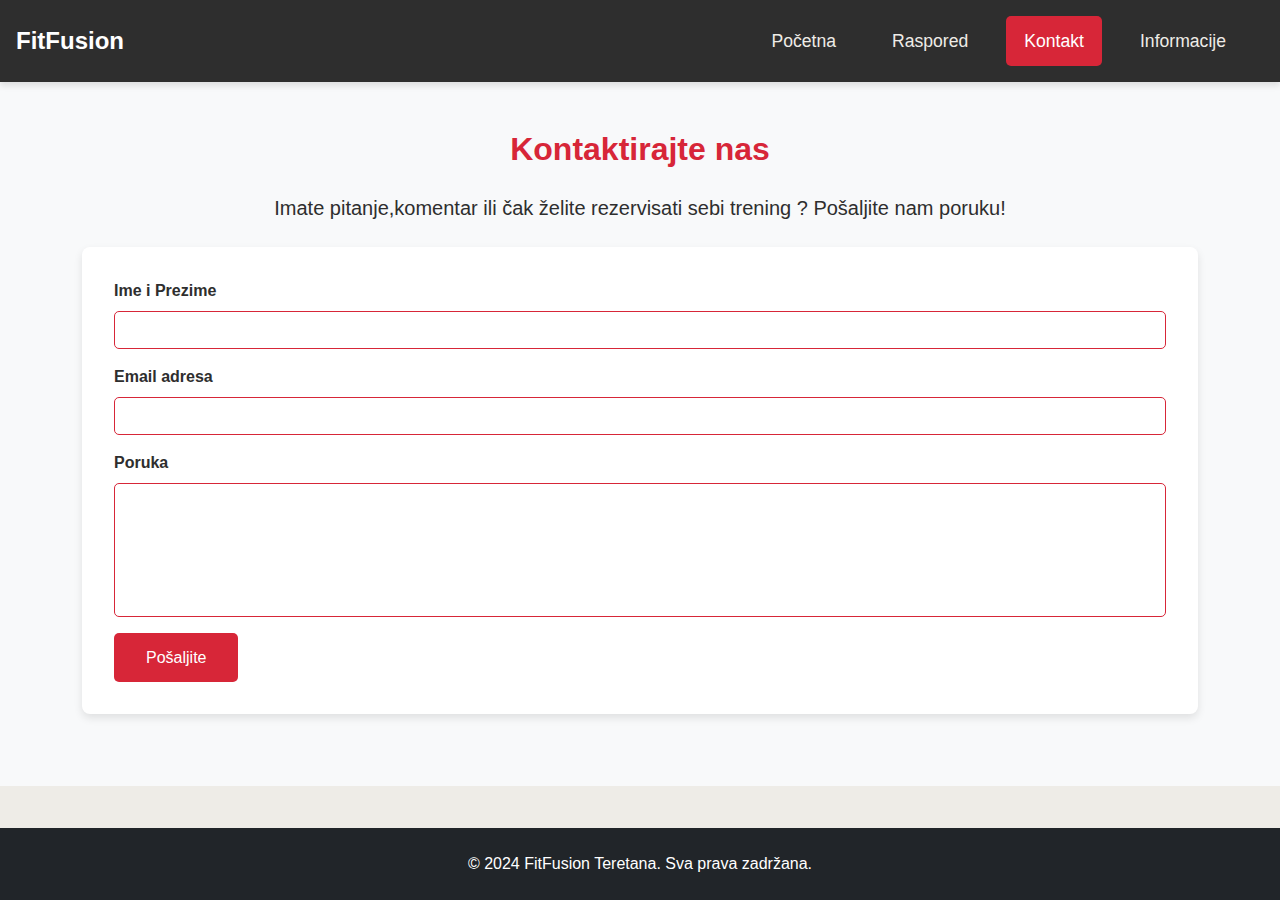
<file: contact.html>
<!DOCTYPE html>
<html lang="en">
<head>
  <meta charset="UTF-8">
  <meta name="viewport" content="width=device-width, initial-scale=1.0">
  <title>Kontakt - FitFusion</title>
  <link href="https://cdn.jsdelivr.net/npm/bootstrap@5.3.0-alpha1/dist/css/bootstrap.min.css" rel="stylesheet">
  <link rel="stylesheet" href="style.css">
</head>
<body>

  <nav class="navbar navbar-expand-lg custom-navbar p-3">
    <div class="container-fluid">
      <a class="navbar-brand text-white" href="#">FitFusion</a>
      <button class="navbar-toggler" type="button" data-bs-toggle="collapse" data-bs-target="#navbarNav" aria-controls="navbarNav" aria-expanded="false" aria-label="Toggle navigation">
        <span class="navbar-toggler-icon"></span>
      </button>
      <div class="collapse navbar-collapse" id="navbarNav">
        <ul class="navbar-nav ms-auto">
          <li class="nav-item">
            <a class="nav-link" href="index.html">Početna</a>
          </li>
          <li class="nav-item">
            <a class="nav-link" href="raspored.html">Raspored</a>
          </li>
          <li class="nav-item">
            <a class="nav-link active" aria-current="page" href="contact.html">Kontakt</a>
          </li>
          <li class="nav-item">
             <a class="nav-link" href="informacije.html">Informacije</a>
          </li>
        </ul>
      </div>
    </div>
  </nav>

  <section id="kontakt" class="py-5 bg-light">
    <div class="container">
      <h2 class="text-center mb-4"><b>Kontaktirajte nas</b></h2>
      <p class="text-center lead mb-4">Imate pitanje,komentar ili čak želite rezervisati sebi trening ? Pošaljite nam poruku!</p>

      <form id="contact-form">
        <div class="mb-3">
          <label for="name" class="form-label">Ime i Prezime</label>
          <input type="text" class="form-control" id="name" required>
        </div>
        <div class="mb-3">
          <label for="email" class="form-label">Email adresa</label>
          <input type="email" class="form-control" id="email" required>
        </div>
        <div class="mb-3">
          <label for="message" class="form-label">Poruka</label>
          <textarea class="form-control" id="message" rows="5" required></textarea>
        </div>
        <button type="submit" class="btn btn-primary">Pošaljite</button>
      </form>

      <div id="form-feedback" class="mt-4 text-center"></div>
    </div>
  </section>

  <footer style="position: fixed; left: 0; width: 100%; bottom: 0;  " class="bg-dark text-white text-center py-4">
    <p>&copy; 2024 FitFusion Teretana. Sva prava zadržana.</p>
  </footer>

  <script src="script.js"></script>
  <script src="https://cdn.jsdelivr.net/npm/bootstrap@5.3.0-alpha1/dist/js/bootstrap.bundle.min.js"></script>
</body>
</html>
</file>
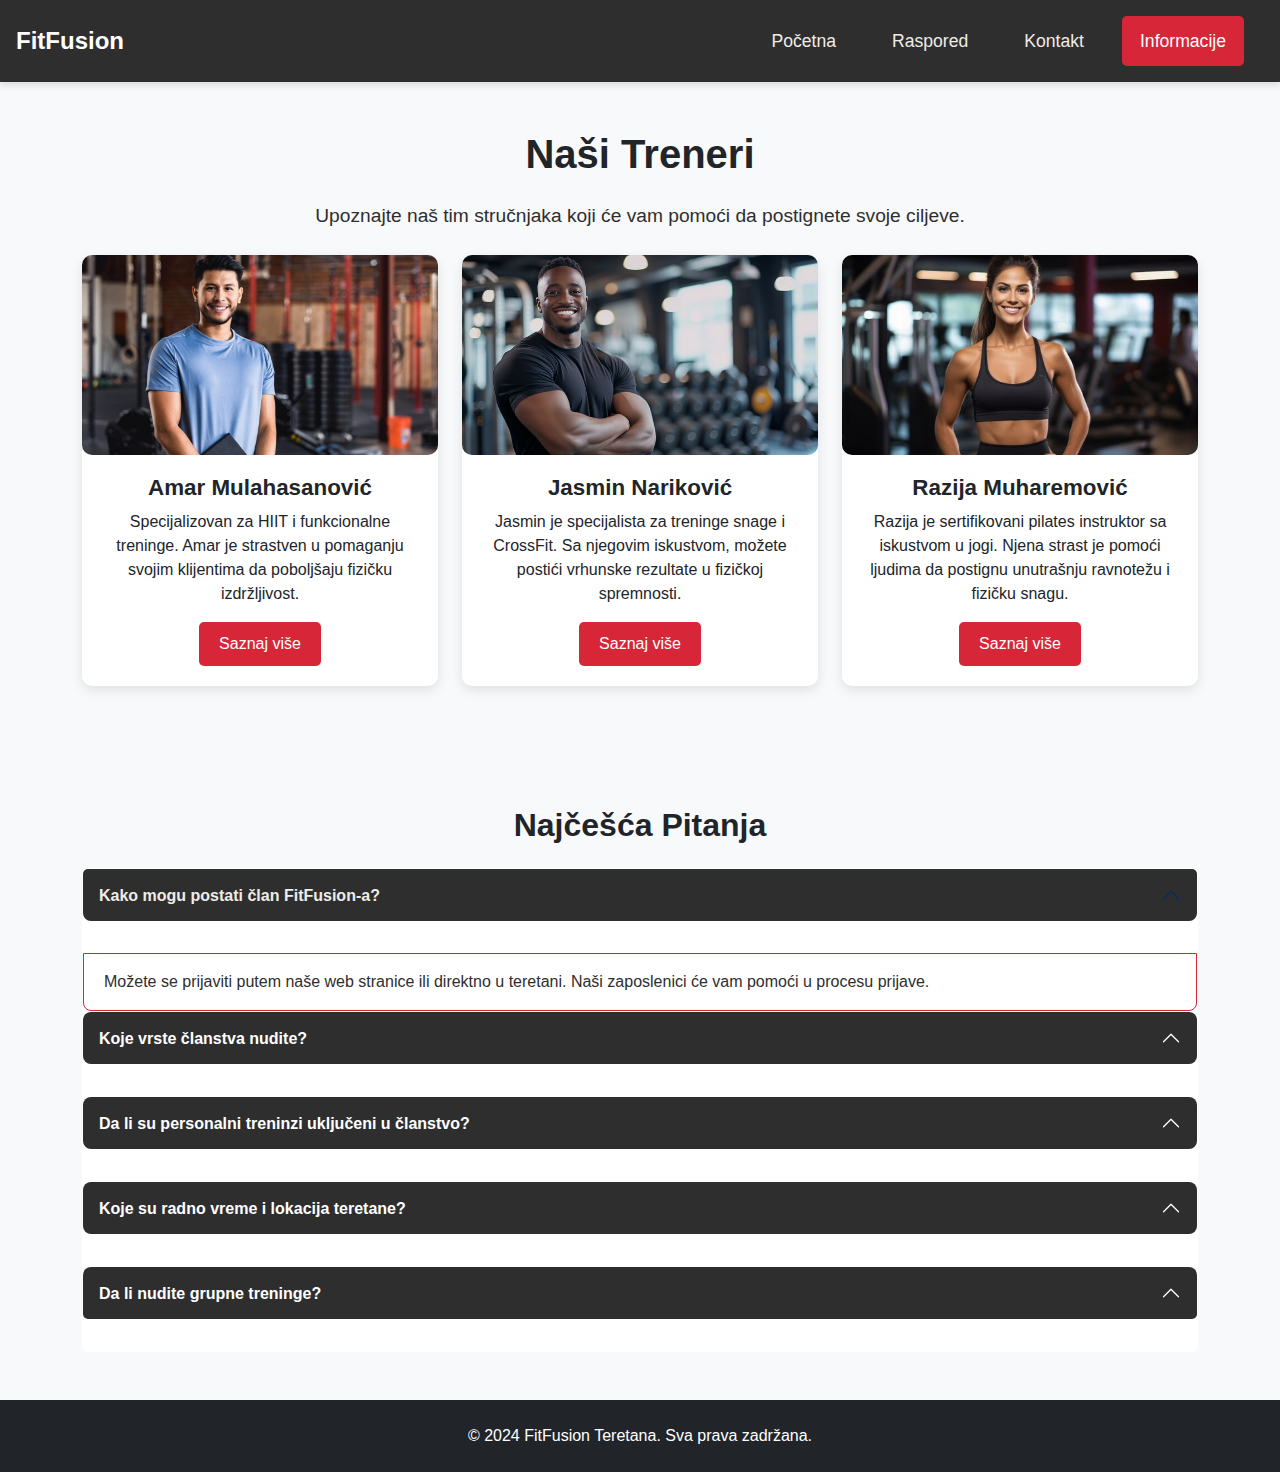
<file: informacije.html>
<!DOCTYPE html>
<html lang="en">
<head>
  <meta charset="UTF-8">
  <meta name="viewport" content="width=device-width, initial-scale=1.0">
  <title>FitFusion - Teretana</title>
  <link href="https://cdn.jsdelivr.net/npm/bootstrap@5.3.0-alpha1/dist/css/bootstrap.min.css" rel="stylesheet">
  <link rel="stylesheet" href="style.css">
</head>
<body>

  <nav class="navbar navbar-expand-lg custom-navbar p-3">
    <div class="container-fluid">
      <a class="navbar-brand text-white" href="#">FitFusion</a>
      <button class="navbar-toggler" type="button" data-bs-toggle="collapse" data-bs-target="#navbarNav" aria-controls="navbarNav" aria-expanded="false" aria-label="Toggle navigation">
        <span class="navbar-toggler-icon"></span>
      </button>
      <div class="collapse navbar-collapse" id="navbarNav">
        <ul class="navbar-nav ms-auto">
          <li class="nav-item">
            <a class="nav-link" href="index.html">Početna</a>
          </li>
          <li class="nav-item">
            <a class="nav-link" href="raspored.html">Raspored</a>
          </li>
          <li class="nav-item">
            <a class="nav-link" href="contact.html">Kontakt</a>
          </li>
          <li class="nav-item">
            <a class="nav-link active" aria-current="page" href="informacije.html">Informacije</a>
          </li>
        </ul>
      </div>
    </div>
  </nav>
  
  <section id="treneri" class="bg-light py-5">
    <div class="container">
      <h2 class="text-center text-dark mb-4">Naši Treneri</h2>
      <p class="text-center lead mb-4">Upoznajte naš tim stručnjaka koji će vam pomoći da postignete svoje ciljeve.</p>
  
      <div class="row">
        <div class="col-md-4 mb-4">
          <div class="card">
            <img src="slike/trener11.jpg" class="card-img-top" alt="Trener 1">
            <div class="card-body">
              <h5 class="card-title text-dark">Amar Mulahasanović</h5>
              <p class="card-text text-dark">Specijalizovan za HIIT i funkcionalne treninge. Amar je strastven u pomaganju svojim klijentima da poboljšaju fizičku izdržljivost.</p>
              <a href="javascript:void(0);" class="btn btn-primary" onclick="showTrenerInfo('Amar')">Saznaj više</a>
            </div>
          </div>
        </div>
  
        <div class="col-md-4 mb-4">
          <div class="card">
            <img src="slike/trener2.jpg" class="card-img-top" alt="Trener 2">
            <div class="card-body">
              <h5 class="card-title text-dark">Jasmin Nariković</h5>
              <p class="card-text text-dark">Jasmin je specijalista za treninge snage i CrossFit. Sa njegovim iskustvom, možete postići vrhunske rezultate u fizičkoj spremnosti.</p>
              <a href="javascript:void(0);" class="btn btn-primary" onclick="showTrenerInfo('Jasmin')">Saznaj više</a>
            </div>
          </div>
        </div>
  
        <div class="col-md-4 mb-4">
          <div class="card">
            <img src="slike/trener3.jpg" class="card-img-top" alt="Trener 3">
            <div class="card-body">
              <h5 class="card-title text-dark">Razija Muharemović</h5>
              <p class="card-text text-dark">Razija je sertifikovani pilates instruktor sa iskustvom u jogi. Njena strast je pomoći ljudima da postignu unutrašnju ravnotežu i fizičku snagu.</p>
              <a href="javascript:void(0);" class="btn btn-primary" onclick="showTrenerInfo('Razija')">Saznaj više</a>
            </div>
          </div>
        </div>
      </div>
    </div>
  </section>
  
  <div class="modal" id="trenerModal" style="display:none;">
    <div class="modal-content">
      <div class="modal-header">
        <h5 class="modal-title">Detalji Trenera</h5>
        <button class="close-modal" id="close-btn">Zatvori</button>
      </div>
      <div class="modal-body" id="trener-info"></div>
    </div>
  </div>
  <section id="faq" class="bg-light py-5">
    <div class="container">
      <h2 class="text-center text-dark mb-4"><b>Najčešća Pitanja</b></h2>
      <div class="accordion" id="faqAccordion">
        <div class="accordion-item">
          <h2 class="accordion-header" id="headingOne">
            <button class="accordion-button" type="button" data-bs-toggle="collapse" data-bs-target="#collapseOne" aria-expanded="true" aria-controls="collapseOne">
              Kako mogu postati član FitFusion-a?
            </button>
          </h2>
          <div id="collapseOne" class="accordion-collapse collapse show" aria-labelledby="headingOne" data-bs-parent="#faqAccordion">
            <div class="accordion-body">
              Možete se prijaviti putem naše web stranice ili direktno u teretani. Naši zaposlenici će vam pomoći u procesu prijave.
            </div>
          </div>
        </div>
        <div class="accordion-item">
          <h2 class="accordion-header" id="headingTwo">
            <button class="accordion-button collapsed" type="button" data-bs-toggle="collapse" data-bs-target="#collapseTwo" aria-expanded="false" aria-controls="collapseTwo">
              Koje vrste članstva nudite?
            </button>
          </h2>
          <div id="collapseTwo" class="accordion-collapse collapse" aria-labelledby="headingTwo" data-bs-parent="#faqAccordion">
            <div class="accordion-body">
              Nudimo mjesečno, tromjesečno i godišnje članstvo, sa dodatnim popustima za studente i penzionere.
            </div>
          </div>
        </div>
        <div class="accordion-item">
          <h2 class="accordion-header" id="headingThree">
            <button class="accordion-button collapsed" type="button" data-bs-toggle="collapse" data-bs-target="#collapseThree" aria-expanded="false" aria-controls="collapseThree">
              Da li su personalni treninzi uključeni u članstvo?
            </button>
          </h2>
          <div id="collapseThree" class="accordion-collapse collapse" aria-labelledby="headingThree" data-bs-parent="#faqAccordion">
            <div class="accordion-body">
              Personalni treninzi nisu uključeni u osnovno članstvo, ali ih možete ugovoriti po posebnim cijenama.
            </div>
          </div>
        </div>
        <div class="accordion-item">
          <h2 class="accordion-header" id="headingFour">
            <button class="accordion-button collapsed" type="button" data-bs-toggle="collapse" data-bs-target="#collapseFour" aria-expanded="false" aria-controls="collapseFour">
              Koje su radno vreme i lokacija teretane?
            </button>
          </h2>
          <div id="collapseFour" class="accordion-collapse collapse" aria-labelledby="headingFour" data-bs-parent="#faqAccordion">
            <div class="accordion-body">
              Teretana je otvorena svakog dana od 6:00 do 22:00. Nalazimo se na adresi: Ulica Fisica Ahmeda, 11, Sarajevo.
            </div>
          </div>
        </div>
        <div class="accordion-item">
          <h2 class="accordion-header" id="headingFive">
            <button class="accordion-button collapsed" type="button" data-bs-toggle="collapse" data-bs-target="#collapseFive" aria-expanded="false" aria-controls="collapseFive">
              Da li nudite grupne treninge?
            </button>
          </h2>
          <div id="collapseFive" class="accordion-collapse collapse" aria-labelledby="headingFive" data-bs-parent="#faqAccordion">
            <div class="accordion-body">
              Da, nudimo različite grupne treninge poput joge, pilatesa, kardio programa i HIIT-a,pogledajte naš Raspored.
            </div>
          </div>
        </div>
      </div>
    </div>
  </section>

  <footer class="bg-dark text-white text-center py-4">
    <p>&copy; 2024 FitFusion Teretana. Sva prava zadržana.</p>
  </footer>

  <script>
    document.addEventListener("DOMContentLoaded", function() {

        function showTrenerInfo(trenerName) {
            const trenerInfoDiv = document.getElementById("trener-info");
            const modal = document.getElementById('trenerModal');
            let details = "";

            switch (trenerName) {
                case "Amar":
                    details = `
                        <h3>Amar Mulahasanović</h3>
                        <ul>
                            <li>Specijalizacija: HIIT i funkcionalni treninzi</li>
                            <li>Iskustvo: 5 godina rada u fitness industriji</li>
                            <li>Opis: Amar je strastven u pomaganju ljudima da poboljšaju svoju fizičku izdržljivost kroz visoko intenzivne treninge.</li>
                        </ul>
                    `;
                    break;
                case "Jasmin":
                    details = `
                        <h3>Jasmin Nariković</h3>
                        <ul>
                            <li>Specijalizacija: Snaga i CrossFit</li>
                            <li>Iskustvo: 6 godina rada u treniranju snage</li>
                            <li>Opis: Jasmin je ekspert u CrossFit treningu, pomažući klijentima da postignu vrhunske rezultate u snazi i kondiciji.</li>
                        </ul>
                    `;
                    break;
                case "Razija":
                    details = `
                        <h3>Razija Muharemović</h3>
                        <ul>
                            <li>Specijalizacija: Pilates i joga</li>
                            <li>Iskustvo: 4 godine kao instruktorka joge i pilatesa</li>
                            <li>Opis: Razija se fokusira na ravnotežu tela i uma kroz kontrolisane pokrete pilatesa i joge.</li>
                        </ul>
                    `;
                    break;
                default:
                    details = "<p>Detalji za ovog trenera nisu dostupni.</p>";
            }

            trenerInfoDiv.innerHTML = details;
            modal.style.display = "block";
        }

        function closeModal() {
            const modal = document.getElementById('trenerModal');
            modal.style.display = "none";
        }

        const closeBtn = document.getElementById("close-btn");
        closeBtn.addEventListener("click", closeModal);

        const saznajBtnAmar = document.querySelector('a[href="javascript:void(0);"][onclick="showTrenerInfo(\'Amar\')"]');
        const saznajBtnJasmin = document.querySelector('a[href="javascript:void(0);"][onclick="showTrenerInfo(\'Jasmin\')"]');
        const saznajBtnRazija = document.querySelector('a[href="javascript:void(0);"][onclick="showTrenerInfo(\'Razija\')"]');

        saznajBtnAmar.addEventListener("click", function() {
            showTrenerInfo('Amar');
        });

        saznajBtnJasmin.addEventListener("click", function() {
            showTrenerInfo('Jasmin');
        });

        saznajBtnRazija.addEventListener("click", function() {
            showTrenerInfo('Razija');
        });

    });
  </script>

  <script src="https://cdn.jsdelivr.net/npm/bootstrap@5.3.0-alpha1/dist/js/bootstrap.bundle.min.js"></script>

</body>

</html>
</file>
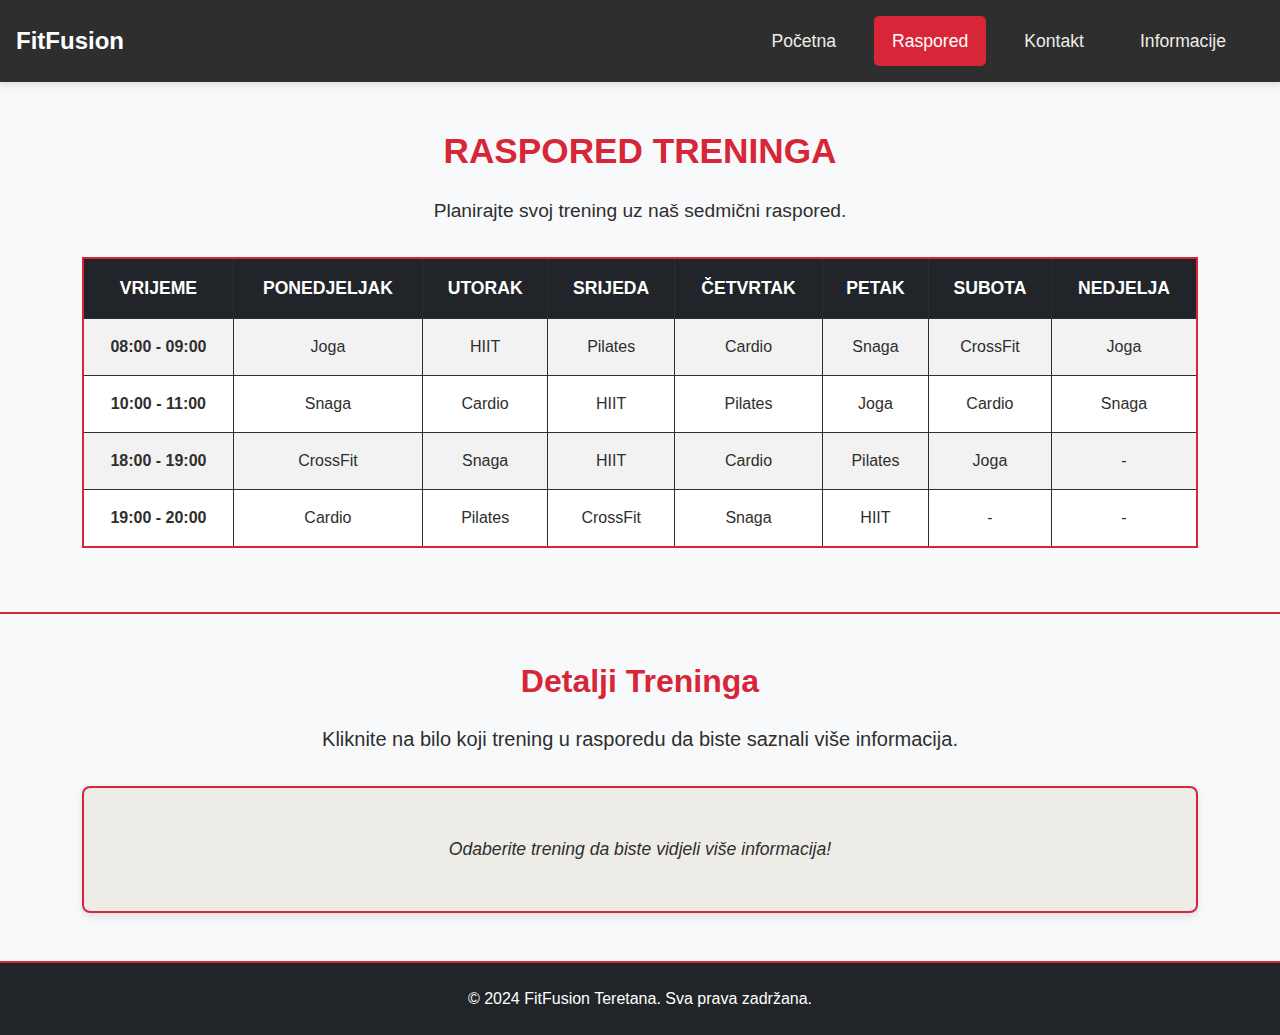
<file: raspored.html>
<!DOCTYPE html>
<html lang="en">
<head>
  <meta charset="UTF-8">
  <meta name="viewport" content="width=device-width, initial-scale=1.0">
  <title>Raspored - FitFusion</title>
  <link href="https://cdn.jsdelivr.net/npm/bootstrap@5.3.0-alpha1/dist/css/bootstrap.min.css" rel="stylesheet">
  <link rel="stylesheet" href="style.css">
</head>
<body>

  <nav class="navbar navbar-expand-lg custom-navbar p-3">
    <div class="container-fluid">
      <a class="navbar-brand text-white" href="#">FitFusion</a>
      <button class="navbar-toggler" type="button" data-bs-toggle="collapse" data-bs-target="#navbarNav" aria-controls="navbarNav" aria-expanded="false" aria-label="Toggle navigation">
        <span class="navbar-toggler-icon"></span>
      </button>
      <div class="collapse navbar-collapse" id="navbarNav">
        <ul class="navbar-nav ms-auto">
          <li class="nav-item">
            <a class="nav-link" href="index.html">Početna</a>
          </li>
          <li class="nav-item">
            <a class="nav-link active" aria-current="page" href="raspored.html">Raspored</a>
          </li>
          <li class="nav-item">
            <a class="nav-link" href="contact.html">Kontakt</a>
          </li>
          <li class="nav-item">
            <a class="nav-link" href="informacije.html">Informacije</a>
          </li>
        </ul>
      </div>
    </div>
  </nav>

  <section id="raspored" class="py-5 bg-light">
    <div class="container">
      <h2 class="text-center mb-4">Raspored Treninga</h2>
      <p class="text-center lead mb-4">Planirajte svoj trening uz naš sedmični raspored.</p>

      <div class="table-responsive">
        <table id="schedule-table" class="table table-striped table-hover text-center">
          <thead class="table-dark">
            <tr>
              <th>Vrijeme</th>
              <th>Ponedjeljak</th>
              <th>Utorak</th>
              <th>Srijeda</th>
              <th>Četvrtak</th>
              <th>Petak</th>
              <th>Subota</th>
              <th>Nedjelja</th>
            </tr>
          </thead>
          <tbody>
            <tr>
              <td>08:00 - 09:00</td>
              <td>Joga</td>
              <td>HIIT</td>
              <td>Pilates</td>
              <td>Cardio</td>
              <td>Snaga</td>
              <td>CrossFit</td>
              <td>Joga</td>
            </tr>
            <tr>
              <td>10:00 - 11:00</td>
              <td>Snaga</td>
              <td>Cardio</td>
              <td>HIIT</td>
              <td>Pilates</td>
              <td>Joga</td>
              <td>Cardio</td>
              <td>Snaga</td>
            </tr>
            <tr>
              <td>18:00 - 19:00</td>
              <td>CrossFit</td>
              <td>Snaga</td>
              <td>HIIT</td>
              <td>Cardio</td>
              <td>Pilates</td>
              <td>Joga</td>
              <td>-</td>
            </tr>
            <tr>
              <td>19:00 - 20:00</td>
              <td>Cardio</td>
              <td>Pilates</td>
              <td>CrossFit</td>
              <td>Snaga</td>
              <td>HIIT</td>
              <td>-</td>
              <td>-</td>
            </tr>
          </tbody>
        </table>
      </div>
    </div>
  </section>

  <section id="trening-details" class="py-5 bg-light">
    <div class="container">
      <h2 class="text-center mb-4"><b>Detalji Treninga</b></h2>
      <p class="text-center lead mb-4">Kliknite na bilo koji trening u rasporedu da biste saznali više informacija.</p>
  
      <div id="trening-info" class="text-center">
        <p>Odaberite trening da biste vidjeli više informacija!</p>
      </div>
    </div>
  </section>
  

  <footer class="bg-dark text-white text-center py-4">
    <p>&copy; 2024 FitFusion Teretana. Sva prava zadržana.</p>
  </footer>

  <script src="script.js"></script>

  <script src="https://cdn.jsdelivr.net/npm/bootstrap@5.3.0-alpha1/dist/js/bootstrap.bundle.min.js"></script>
</body>
</html>
</file>
<file: style.css>
body {
  font-family: Arial, sans-serif;
  margin: 0;
  padding: 0;
}

.navbar {
  background-color: unset;
  border-radius: 0; 
  box-shadow: unset;
  margin-top: 0; 
}

.custom-navbar {
  background-color: #2E2E2E;
  border-radius: 0; 
  box-shadow: 0 4px 6px rgba(0, 0, 0, 0.1);
  margin-top: 0; 
  padding: 0; 
}

.custom-navbar .navbar-brand {
  font-weight: bold;
  font-size: 1.5rem;
}

.custom-navbar .navbar-nav {
  display: flex;
  justify-content: flex-end; 
  margin: 0;
  padding: 0;
}

.custom-navbar .navbar-nav .nav-item {
  margin-right: 20px; 
}

.custom-navbar .navbar-nav .nav-link {
  color: #eeece7;
  font-size: 1.1rem;
  padding: 12px 18px;
  transition: background-color 0.3s ease, color 0.3s ease; 
}

.custom-navbar .navbar-nav .nav-link:hover {
  background-color: #D72638;
  border-radius: 5px;
  color: white;
}

.custom-navbar .navbar-nav .nav-link.active {
  background-color: #D72638;
  border-radius: 5px;
  color: white;
}

.custom-navbar .container-fluid {
  padding: 0; 
}

@media (max-width: 767px) {
  .custom-navbar {
    border-radius: 0;
    margin: 0;
  }
}

header {
  background-color: #2E2E2E;
  padding: 2rem;
  text-align: center;
}

header h1 {
  font-size: 2.5rem;
  margin-bottom: 10px;
}

header p {
  font-size: 1.2rem;
}

.carousel-item img {
  max-height: 500px;
  object-fit: cover;
}

footer {
  background-color: #2E2E2E;
  color: white;
  padding: 1rem;
  text-align: center;
}

footer p {
  font-size: 1rem;
  margin: 0;
}

#about-us {
  background-color: #4A4A4A !important;
  color: #2E2E2E;
  padding: 4rem 0;
  border-top: 4px solid #D72638;
  border-bottom: 4px solid #D72638;
  filter: none !important; 
}

#about-us h2,
#about-us p.lead,
#about-us .row,
#about-us .col-md-4,
#about-us h4,
#about-us p {
  filter: none !important; 
}


#about-us h2 {
  font-size: 2.5rem;
  font-weight: bold;
  text-align: center;
  margin-bottom: 1rem;
  color: #eeece7

}

#about-us p.lead {
  font-size: 1.2rem;
  text-align: center;
  margin-bottom: 2rem;
  color: #eeece7

}

#about-us .row {
  display: flex;
  justify-content: center;
  color: #eeece7
}

#about-us .col-md-4 {
  text-align: center;
  margin-bottom: 2rem;
  color: #eeece7
}

#about-us h4 {
  font-size: 1.5rem;
  color: #eeece7

}

#about-us p {
  font-size: 1.1rem;
  color: #eeece7

}

#slider-section {
  padding: 2rem;
  margin-top: 3rem;
}

#carouselExample {
  max-height: 350px;
  overflow: hidden;
  border-radius: 0;
}

.carousel-item img {
  object-fit: cover;
  max-height: 350px;
}

.carousel-item::before {
  content: "";
  position: absolute;
  top: 0;
  left: 0;
  width: 100%;
  height: 100%;
  background: rgba(0, 0, 0, 0.4);
  z-index: 1;
}

.carousel-caption {
  z-index: 2;
  color: #fff;
  text-shadow: 2px 2px 4px rgba(0, 0, 0, 0.5);
}

.carousel-control-prev-icon,
.carousel-control-next-icon {
  background: none;
}

.carousel-control-prev-icon i,
.carousel-control-next-icon i {
  color: #fff;
  font-size: 2rem;
}

#recenzije {
  border-top: 4px solid #D72638;
  background-color: #FAF8F1; 
  padding: 3rem 0;
}

#recenzije h2.tekst-centar {
  font-size: 2.2rem;
  font-weight: 600;
  color: #333333; 
  margin-bottom: 2rem;
  text-align: center;
}

.kontejner {
  width: 100%;
  max-width: 1140px;
  margin: 0 auto;
}

.red {
  display: flex;
  justify-content: space-between;
  gap: 1.5rem;
}

.kolona-md-4 {
  flex: 0 0 calc(33.333% - 1rem);
}

.blok-citat {
  background-color: #eeece7; 
  border-left: 5px solid #D72638; 
  padding: 1.5rem;
  border-radius: 5px;
  box-shadow: 0px 4px 6px rgba(0, 0, 0, 0.1); 
  transition: transform 0.3s ease-in-out;
  text-align: center; 
}

.blok-citat:hover {
  transform: translateY(-5px); 
}

.blok-citat p {
  font-size: 1.1rem;
  line-height: 1.6;
  color: #444444; 
}

.clan-slika {
  width: 80px; 
  height: 80px;
  border-radius: 50%; 
  object-fit: cover; 
  margin-bottom: 1rem; 
  border: 3px solid #D72638; 
}

.citat-autor {
  font-size: 1rem;
  color: #eeece7; 
  font-style: italic;
  margin-top: 0.5rem;
  text-align: right;
}

#raspored {
  background-color: #eeece7; 
  padding: 3rem 0;
}

#raspored h2 {
  color: #D72638; 
  font-size: 2.2rem;
  font-weight: 700;
  text-transform: uppercase;
  margin-bottom: 1.5rem;
}

#raspored p {
  color: #2E2E2E; 
  font-size: 1.2rem;
}

.table-responsive {
  margin-top: 2rem;
}

.table {
  border-collapse: collapse;
  background-color: #ffffff; 
  border: 2px solid #D72638; 
}

.table thead {
  background-color: #D72638; 
  color: #ffffff; 
  font-size: 1.1rem;
  text-transform: uppercase;
}

.table th, .table td {
  padding: 1rem;
  border: 1px solid #2E2E2E; 
}

.table-striped tbody tr:nth-child(odd) {
  background-color: #eeece7; 
}

.table-striped tbody tr:nth-child(even) {
  background-color: #ffffff; 
}

.table-hover tbody tr:hover {
  background-color: #D72638; 
  color: #ffffff; 
  transition: background-color 0.3s ease-in-out, color 0.3s ease-in-out;
}

.table td {
  font-size: 1rem;
  color: #2E2E2E; 
}

.table td:first-child {
  font-weight: 600;
}

.table th {
  font-weight: 700;
}

#trening-details {
  background-color: #eeece7; 
  border-top: 2px solid #D72638; 
  border-bottom: 2px solid #D72638; 
}

#trening-info {
  font-size: 1.2rem;
  color: #2E2E2E; 
  padding: 2rem;
  background-color: #fff; 
  border-radius: 8px;
  box-shadow: 0 4px 8px rgba(0, 0, 0, 0.1);
}

#trening-info h3 {
  margin-bottom: 1rem;
  color: #D72638; 
}

#trening-info ul {
  list-style-type: none;
  padding: 0;
}

#trening-info ul li {
  margin: 0.5rem 0;
  font-size: 1rem;
  color: #2E2E2E; 
}

#trening-info {
  background-color: #eeece7; 
  border: 2px solid #D72638; 
  border-radius: 8px; 
  box-shadow: 0 4px 8px rgba(0, 0, 0, 0.1); 
  margin-top: 2rem; 
  text-align: left; 
}


#trening-info h3 {
  color: #D72638; 
  font-size: 1.5rem; 
  margin-bottom: 1rem; 
}


#trening-info ul {
  list-style-type: none; 
  padding: 0; 
}

#trening-info ul li {
  font-size: 1.1rem; 
  color: #2E2E2E; 
  margin: 0.5rem 0; 
}

#trening-info p {
  color: #2E2E2E; 
  font-size: 1.1rem; 
  font-style: italic; 
  margin-top: 1rem; 
}

#kontakt {
  background-color: #f4f7fa;
}

body {
  font-family: 'Arial', sans-serif;
  background-color: #eeece7;
  color: #2E2E2E; 
}

h2 {
  color: #D72638; 
}

h3 {
  color: #D72638; 
}

footer {
  background-color: #2E2E2E; 
  color: #eeece7; 
  margin-bottom: auto;
}

#kontakt {
  padding-top: 5rem;
  padding-bottom: 5rem;
  background-color: #eeece7;
}

#contact-form {
  background-color: #fff;
  border-radius: 8px;
  box-shadow: 0px 4px 8px rgba(0, 0, 0, 0.1);
  padding: 2rem;
}

#contact-form .form-label {
  color: #2E2E2E; 
  font-weight: bold; 
}

#contact-form .form-control {
  border: 1px solid #D72638; 
  border-radius: 5px;
}

#contact-form .form-control:focus {
  border-color: #D72638;
  box-shadow: 0 0 5px rgba(215, 38, 56, 0.5);
}

#contact-form textarea.form-control {
  resize: none; 
}

#contact-form button {
  background-color: #D72638; 
  border-color: #D72638;
  color: #fff; 
  border-radius: 5px;
  padding: 0.8rem 2rem;
  font-size: 1rem;
}

#contact-form button:hover {
  background-color: #2E2E2E; 
  border-color: #2E2E2E;
}


#form-feedback .error {
  color: #D72638; 
}

#form-feedback .success {
  color: #4CAF50; 
}

#form-feedback {
  font-size: 1.1rem;
  font-weight: bold;
}

#treneri {
  padding: 5rem 0;
  background-color: #eeece7;
  text-align: center;
}

#treneri h2 {
  font-size: 2.5rem;
  font-weight: bold;
  color: #2E2E2E;
  margin-bottom: 1.5rem;
}

#treneri .lead {
  font-size: 1.2rem;
  color: #2E2E2E;
}

.card {
  border: none;
  border-radius: 10px;
  background-color: white;
  box-shadow: 0 4px 12px rgba(0, 0, 0, 0.1);
  transition: transform 0.3s ease, box-shadow 0.3s ease;
}

.card:hover {
  transform: translateY(-10px);
  box-shadow: 0 8px 16px rgba(0, 0, 0, 0.2);
}

.card-img-top {
  width: 100%;
  border-radius: 10px;
  object-fit: cover;
  height: 200px;
}

.card-body {
  padding: 20px;
  color: #2E2E2E;
}

.card-title {
  font-size: 1.4rem;
  font-weight: bold;
}

.card-text {
  font-size: 1rem;
  color: #555;
}

.btn {
  background-color: #D72638;
  color: white;
  border: none;
  padding: 10px 20px;
  font-size: 1rem;
  border-radius: 5px;
  cursor: pointer;
  transition: background-color 0.3s ease;
}

.btn:hover {
  background-color: #2E2E2E;
}

.row {
  display: flex;
  flex-wrap: wrap;
  justify-content: space-between;  
}

.col-md-4 {
  flex: 1 1 30%;  
  margin-bottom: 20px;  
}

#partners {
  background-color: #eeece7; 
  padding-top: 5rem;
  padding-bottom: 5rem;
}

#faq {
  background-color: #eeece7; 
  padding-top: 5rem;
  padding-bottom: 5rem;
}

#faq h2 {
  color: #2E2E2E; 
  font-size: 2rem;
  margin-bottom: 2rem;
  text-align: center;
}

.accordion-button {
  background-color: #2E2E2E; 
  color: white; 
  font-weight: bold;
  border: none;
  border-radius: 8px;
  transition: background-color 0.3s ease, color 0.3s ease;
  padding: 1rem;
}

.accordion-button:hover,
.accordion-button:focus {
  background-color: #2E2E2E; 
  color: #eeece7;
  outline: none;
}

.accordion-button:not(.collapsed) {
  background-color: #2E2E2E; 
  color: #eeece7; 
  box-shadow: none;
}

.accordion-item {
  margin-bottom: 0; 
  border: 1px solid #ffffff; 
  border-radius: 0; 
}

.accordion-body {
  background-color: #fff; 
  color: #2E2E2E; 
  font-size: 1rem;
  padding: 1rem 1.25rem;
  border: 1px solid #D72638; 
  border-radius: 0 0 8px 8px; 
}

.accordion-body p {
  margin-bottom: 0;
}

.accordion-button::after {
  background-image: url("data:image/svg+xml;charset=UTF8,%3Csvg xmlns='http://www.w3.org/2000/svg' fill='%23ffffff' viewBox='0 0 16 16'%3E%3Cpath fill-rule='evenodd' d='M1.646 4.646a.5.5 0 01.708 0L8 10.293l5.646-5.647a.5.5 0 01.708.708l-6 6a.5.5 0 01-.708 0l-6-6a.5.5 0 010-.708z'/%3E%3C/svg%3E");
  filter: none;
}

.accordion-button.collapsed::after {
  background-image: url("data:image/svg+xml;charset=UTF8,%3Csvg xmlns='http://www.w3.org/2000/svg' fill='%23ffffff' viewBox='0 0 16 16'%3E%3Cpath fill-rule='evenodd' d='M1.646 4.646a.5.5 0 01.708 0L8 10.293l5.646-5.647a.5.5 0 01.708.708l-6 6a.5.5 0 01-.708 0l-6-6a.5.5 0 010-.708z'/%3E%3C/svg%3E");
  transform: rotate(-180deg);
}

.custom-navbar .navbar-nav .nav-link.active:hover {
  background-color: #D72638;
  color: white;
}
</file>
